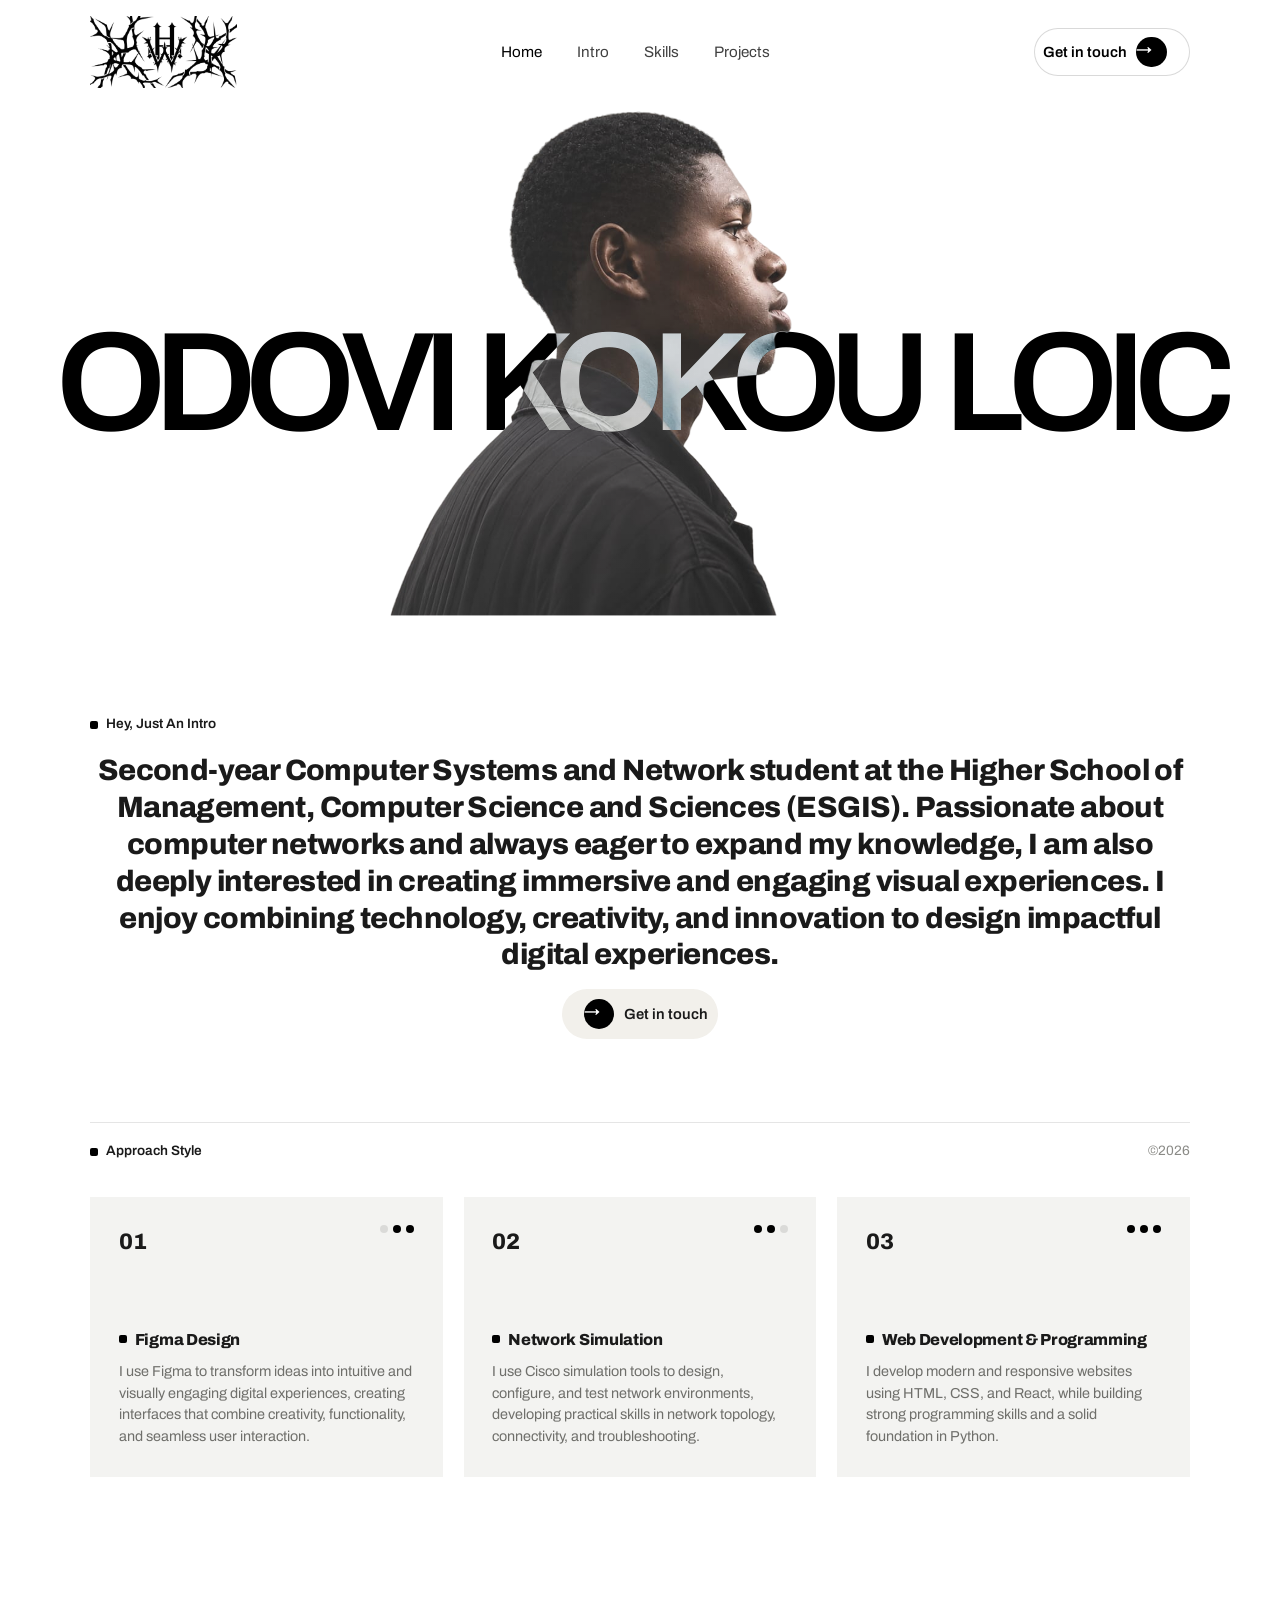
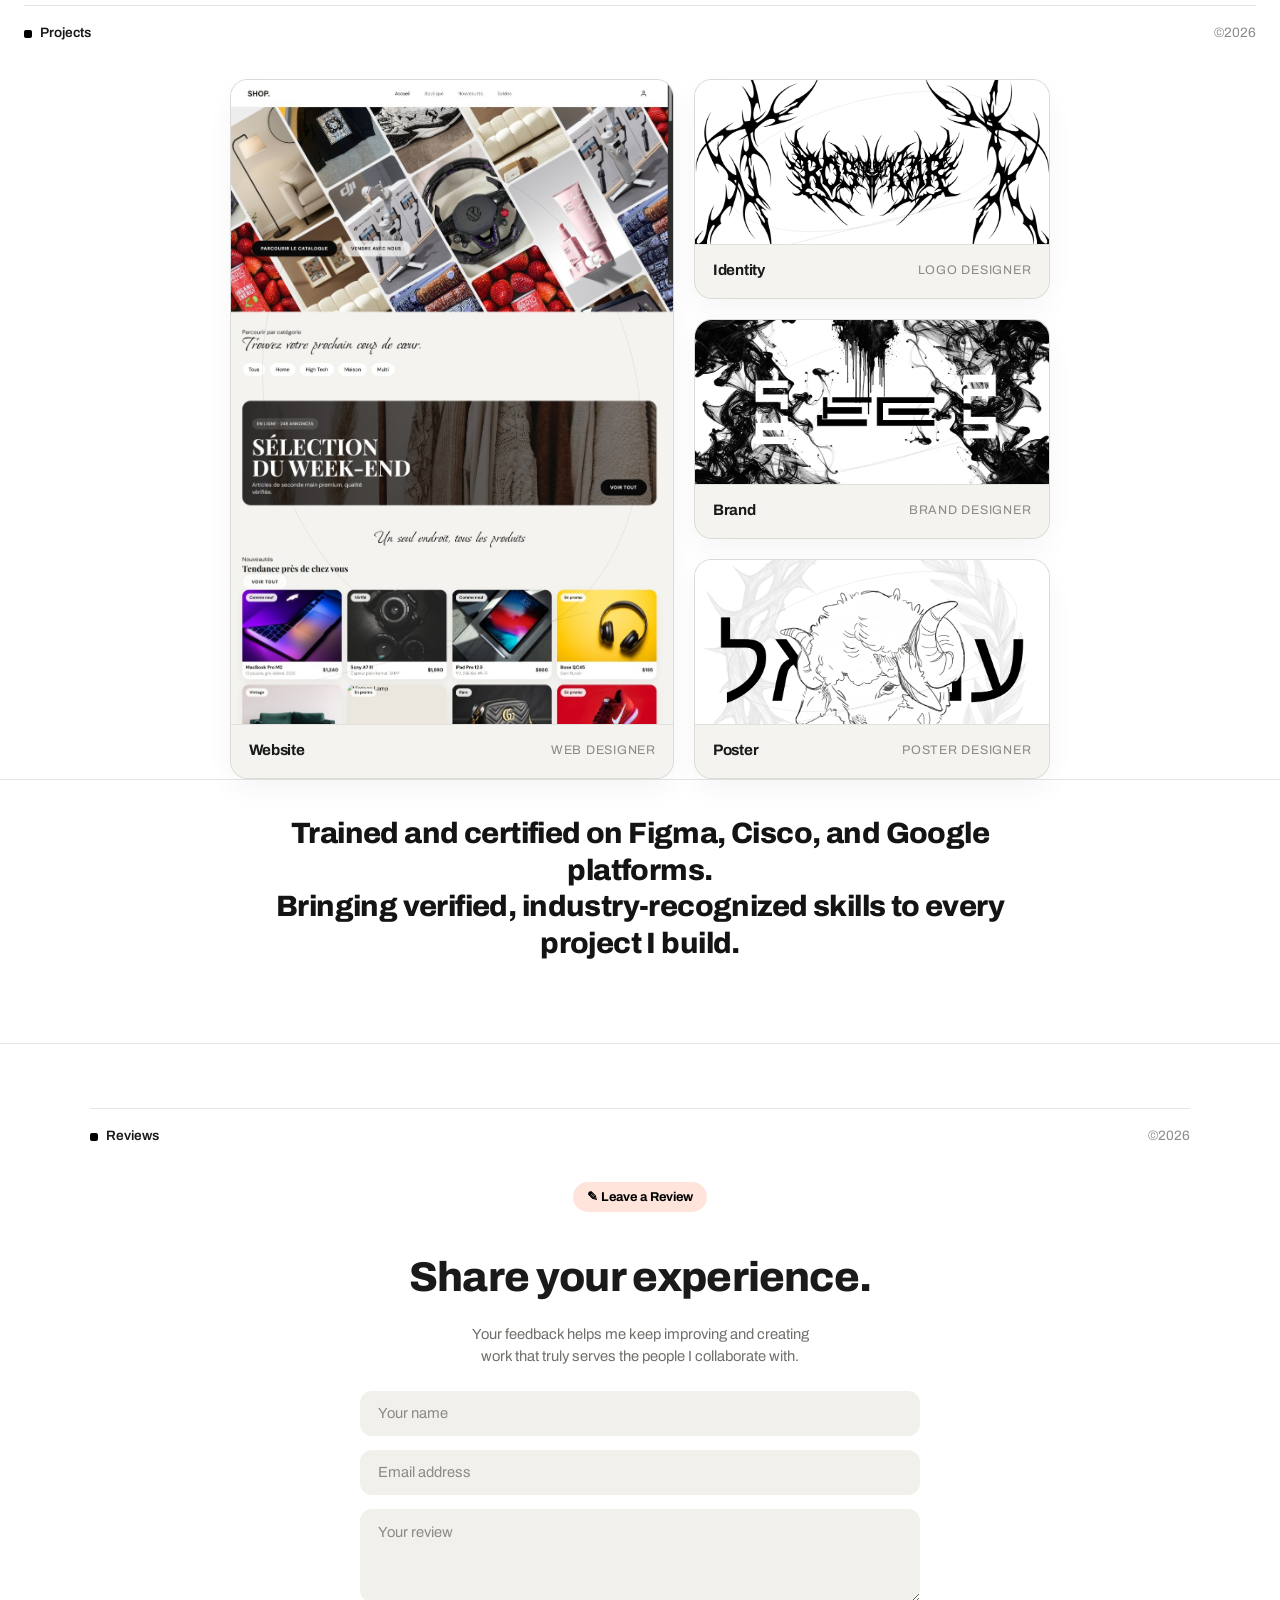
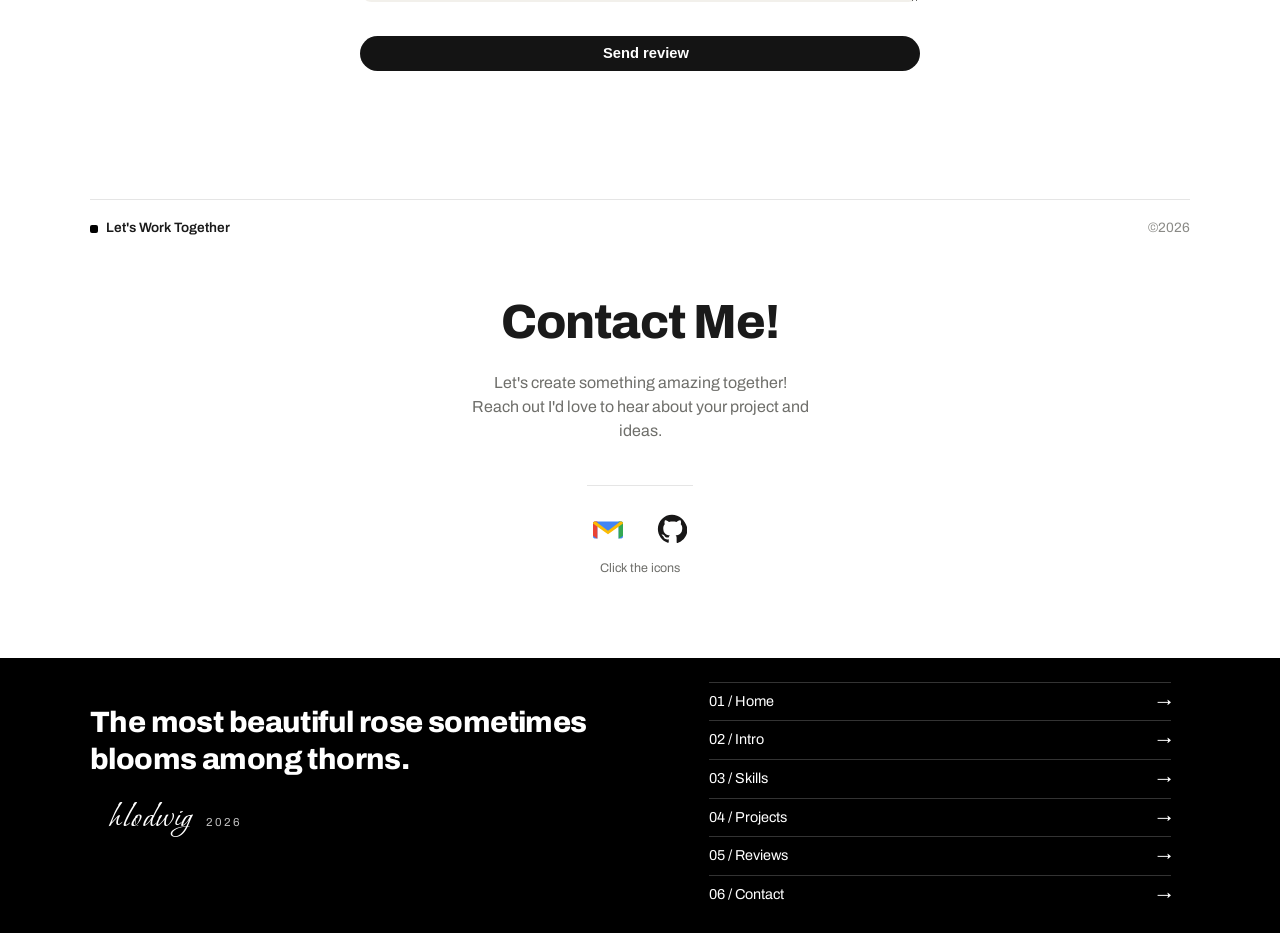
<file: index.html>
<!DOCTYPE html>
<html lang="en">
<head>
<meta charset="UTF-8">
<meta name="viewport" content="width=device-width, initial-scale=1.0">
<title>Mandro — Digital Designer</title>
<link rel="preconnect" href="https://fonts.googleapis.com">
<link rel="preconnect" href="https://fonts.gstatic.com" crossorigin>
<link href="https://fonts.googleapis.com/css2?family=Archivo:wght@400;500;600;700;800;900&family=Bonheur+Royale&display=swap" rel="stylesheet">
<style>
:root{
  --ink:#141414;
  --muted:#8a8a86;
  --muted-2:#6f6f6b;
  --bg:#ffffff;
  --soft:#f2f0eb;
  --card:#f3f3f1;
  --line:#e7e5df;
  --accent:#000000;
  --accent-soft:#ffe4dc;
  --dark:#141414;
  --font-h:'Archivo', sans-serif;
  --font-b:'Archivo', sans-serif;
}

*{ box-sizing:border-box; margin:0; padding:0; }
body{
  font-family:var(--font-b);
  color:var(--ink);
  background:var(--bg);
  line-height:1.5;
  -webkit-font-smoothing:antialiased;
}
img{ max-width:100%; display:block; }
a{ color:inherit; text-decoration:none; }
ul{ list-style:none; }
sup{ font-size:.55em; }

.wrap{
  max-width:1180px;
  margin-inline:auto;
  padding-inline:clamp(1.25rem, 4vw, 2.5rem);
}

h1,h2,h3,h4{ font-family:var(--font-h); font-weight:800; letter-spacing:-.02em; }

/* ---------- Buttons ---------- */
.btn{
  display:inline-flex;
  align-items:center;
  gap:.6rem;
  padding:.55rem .55rem .55rem 1.3rem;
  border-radius:999px;
  font-size:.92rem;
  font-weight:600;
  border:1px solid transparent;
  cursor:pointer;
  white-space:nowrap;
}
.btn-ic{
  display:inline-flex;
    --font-h:'Archivo', sans-serif;
    --font-b:'Archivo', sans-serif;
  width:1.9rem; height:1.9rem;
  border-radius:50%;
  background:var(--accent);
  color:#fff;
  font-size:1rem;
}
.btn-cta{ background:var(--soft); color:var(--ink); }
.btn-cta:hover{ background:var(--line); }
.btn-outline-light{
  border-color:rgba(0,0,0,.15);
  color:#000;
  background:#fff;
  padding:.5rem 1.4rem .5rem .5rem;
  flex-direction:row-reverse;
}
.btn-outline-light .btn-ic{ background:#000; color:#fff; }
.btn-dark{ background:var(--dark); color:#fff; padding-left:1.3rem; }
.btn-dark .ic-down{
  display:inline-flex; align-items:center; justify-content:center;
  width:1.6rem; height:1.6rem; border-radius:50%; background:#fff; color:var(--dark);
}
.btn-outline-dark{ border-color:var(--line); color:var(--ink); background:#fff; padding:.6rem 1.2rem; }
.btn-block{ width:100%; justify-content:center; margin-top:1.2rem; }

/* ---------- Header ---------- */
.site-header{
  position:sticky; top:0; z-index:50;
  background:transparent;
}
.header-inner{
  display:flex; align-items:center; justify-content:space-between;
  padding-block:1rem 1.6rem;
}
.logo{
  display:inline-flex; align-items:center; justify-content:center;
  font-family:var(--font-h); font-weight:900; font-size:1.4rem; letter-spacing:-.01em;
  color:#fff;
}
.logo img,
.brand-mark img,
.footer-brand img,
.footer-wordmark-logo{
  display:block;
  max-width:100%;
  height:auto;
}
.logo img{ height:72px; width:auto; }
.main-nav{ display:flex; gap:2.2rem; font-size:.95rem; }
.main-nav a{ color:rgba(0,0,0,.75); }
.main-nav a:first-child{ color:#000; }

/* ---------- Hero ---------- */
.hero{
  position:relative;
  min-height:660px;
  background-color:#fff;
  background-image:linear-gradient(90deg, rgba(255,255,255,.20), rgba(255,255,255,.10)), url('hero-portrait.png');
  background-size:61% auto;
  background-position:center center;
  background-repeat:no-repeat;
  display:flex;
  align-items:center;
  justify-content:center;
  padding:2rem 1.5rem;
  margin-top:-88px;
  padding-top:88px;
}
.hero-name{
  position:relative;
  z-index:1;
  width:100%;
  display:flex;
  align-items:baseline;
  justify-content:center;
  gap:clamp(1rem, 2vw, 3rem);
  font-family:var(--font-b);
  font-size:clamp(5rem, 11vw, 18rem);
  font-weight:600;
  line-height:0.82;
  letter-spacing:-0.085em;
  color:#fff;
  text-transform:uppercase;
  text-shadow:0 0 18px rgba(0,0,0,.16);
  mix-blend-mode:difference;
}
.hero-name span{
  display:inline-block;
  text-align:center;
  white-space:nowrap;
  line-height:0.82;
  mix-blend-mode:difference;
  position:relative;
  opacity:0;
  transform:translateY(160px);
  transition:transform 3.6s cubic-bezier(.12,.7,.18,1), opacity 2.8s ease;
}
.hero-name.is-revealed span{
  opacity:1;
  transform:translateY(0);
}
.hero-free{
  display:none;
}

/* ---------- Section rhythm ---------- */
.section{ padding-block:4rem; }
.soft-bg{ background:#ffffff; }

.reveal-on-scroll{
  opacity:0;
  transform:translateY(28px);
  transition:opacity .75s ease, transform .75s cubic-bezier(.16,1,.3,1);
  transition-delay:var(--reveal-delay, 0ms);
}
.reveal-on-scroll.is-visible{
  opacity:1;
  transform:none;
}

.section-tag-row{
  display:flex; align-items:center; justify-content:space-between;
  border-top:1px solid var(--line);
  padding-top:1.1rem;
  margin-bottom:2.2rem;
  font-size:.85rem;
  color:var(--muted-2);
}
.tag{ display:flex; align-items:center; gap:.5rem; font-weight:600; color:var(--ink); }
.dot{ width:8px; height:8px; border-radius:2px; background:var(--accent); flex-shrink:0; display:inline-block; align-self:flex-start; margin-top:7px; }
.tag-mid, .tag-right{ color:var(--muted); }
.toggle-mid{ display:flex; align-items:center; gap:.6rem; }
.toggle{ width:34px; height:18px; border-radius:999px; background:var(--accent); display:inline-flex; align-items:center; padding:2px; }
.toggle-knob{ width:14px; height:14px; border-radius:50%; background:#fff; margin-left:auto; }

/* ---------- Intro ---------- */
.intro.section{ padding-block:1.8rem 1rem; }
.eyebrow-row{ display:flex; align-items:center; gap:.5rem; margin-bottom:1.1rem; font-size:.85rem; font-weight:600; }
.intro-grid{ display:grid; grid-template-columns:.9fr 1.6fr; gap:1rem; }
.intro-heading{ font-size:clamp(1.35rem, 2.3vw, 2.1rem); line-height:1.25; margin-bottom:1rem; }
.intro .btn-cta{ display:inline-flex; margin:0 auto .2rem; }
.intro > .wrap > .intro-grid > div{ text-align:center; }
.intro-cols{ display:grid; grid-template-columns:1fr 1fr; gap:2rem; margin-top:2.5rem; padding-top:1.8rem; border-top:1px solid var(--line); }
.intro-cols h3{ font-size:1rem; font-weight:700; margin-bottom:.6rem; }
.intro-cols p{ color:var(--muted-2); font-size:.92rem; }

.intro-shots{ display:grid; grid-template-columns:repeat(3,1fr); gap:1.2rem; margin-top:3.5rem; }
.shot{
  aspect-ratio:1/1; border-radius:16px;
  display:flex; align-items:flex-end; padding:1rem;
  color:rgba(255,255,255,.85); font-size:.8rem; font-weight:600;
}
.ph-perfume{ background:linear-gradient(135deg,#1c1c1c,#3a3a3a); }
.ph-shoe{ background:linear-gradient(135deg,#7a8f6a,#4c5b40); }
.ph-bag{ background:linear-gradient(135deg,#e79a52,#c96a2f); }

/* ---------- Logos strip ---------- */
.logos-strip{
  padding-block: 2.2rem;
  border-top: 1px solid var(--line);
  border-bottom: 1px solid var(--line);
}

.logos-caption{
  max-width: 820px;
  margin: 0 auto 1.2rem;
  text-align: center;
  font-family:var(--font-b);
  font-size: clamp(1.35rem, 2.3vw, 2.1rem);
  font-weight: 800;
  line-height: 1.25;
  letter-spacing: -0.02em;
  color: #141414;
}

.logos-marquee{
  overflow: hidden;
  width: 100%;
  -webkit-mask-image: linear-gradient(90deg, transparent, #000 8%, #000 92%, transparent);
  mask-image: linear-gradient(90deg, transparent, #000 8%, #000 92%, transparent);
}

.logos-track{
  display: flex;
  width: max-content;
  animation: logos-scroll 22s linear infinite;
}

.logos-group{
  display: flex;
  align-items: center;
  flex-shrink: 0;
  justify-content: space-between;
  gap: 9rem;
  padding-inline: 4.5rem;
}

.logo-brand{
  display: flex;
  align-items: center;
  gap: .65rem;
  flex-shrink: 0;
}

.logo-brand span{
  font-family: var(--font-h);
  font-weight: 700;
  color: var(--muted);
  font-size: 1.1rem;
}

.logos-marquee:hover .logos-track{
  animation-play-state: paused;
}

@keyframes logos-scroll{
  from{ transform: translateX(0); }
  to{ transform: translateX(-50%); }
}

@media (prefers-reduced-motion: reduce){
  .logos-track{ animation: none; }
  .reveal-on-scroll,
  .reveal-on-scroll.is-visible{
    opacity:1;
    transform:none;
    transition:none;
  }
}

/* ---------- Approach ---------- */
.approach-grid{ display:grid; grid-template-columns:repeat(3,1fr); gap:1.3rem; }
.approach-card{ background:var(--card); border-radius:var(--radius); padding:1.8rem; min-height:280px; display:flex; flex-direction:column; }
.card-top{ display:flex; justify-content:space-between; align-items:flex-start; margin-bottom:auto; }
.num{ font-family:var(--font-h); font-size:1.4rem; font-weight:800; }
.dots{ display:flex; gap:5px; }
.dots i{ width:8px; height:8px; border-radius:50%; background:var(--line); }
.dots i.lit{ background:var(--accent); }
.approach-card h4{ display:flex; align-items:center; gap:.5rem; font-size:1rem; margin-top:1.1rem; margin-bottom:.6rem; }
.approach-card p{ color:var(--muted-2); font-size:.9rem; }
.pill-tag{ font-style:normal; font-size:.68rem; font-weight:700; background:#fff; border-radius:999px; padding:.2rem .55rem; }
.pill-tag-out{ background:var(--soft); font-size:.75rem; font-weight:600; }

.approach-foot{ display:flex; justify-content:space-between; align-items:center; margin-top:2.5rem; flex-wrap:wrap; gap:1.5rem; }
.progress-list{ min-width:280px; flex:1; max-width:380px; }
.progress-row{ display:flex; justify-content:space-between; padding-block:.8rem; border-top:1px solid var(--line); font-size:.9rem; }

/* ---------- Portrait banners ---------- */
.portrait-banner{
  height:70vh; min-height:420px;
  background-size:cover; background-position:center;
}
.ph-portrait-1{ background:linear-gradient(180deg,#c9cdd2,#8890a0 60%,#3a4150); }
.ph-portrait-2{ background:linear-gradient(120deg,#0d2a45,#7fd0c9 55%,#f0c48a); }
.ph-portrait-3{ background:linear-gradient(120deg,#0e2c14,#3f6a35 50%,#8fae6a); }
.ph-portrait-4{ background:linear-gradient(140deg,#050505,#241017 55%,#3a1420); }

/* ---------- Center head (shared) ---------- */
.center-head{ text-align:center; max-width:680px; margin-inline:auto; margin-bottom:3.5rem; }
.badge{
  display:inline-block; background:var(--accent-soft); color:var(--accent);
  font-size:.8rem; font-weight:700; padding:.35rem .9rem; border-radius:999px; margin-bottom:1.2rem;
}
.center-head h2{ font-size:clamp(2rem,4.5vw,3.2rem); margin-bottom:1rem; }
.lead-sm{ color:var(--muted-2); font-size:.98rem; margin-bottom:1.6rem; }
.center-head .btn{ margin-bottom:1.6rem; }
.micro-label{ font-size:.8rem; color:var(--muted); margin-bottom:.8rem; }

/* ---------- Portfolio grid ---------- */
.portfolio-grid{ display:grid; grid-template-columns:1fr 1fr; gap:1.3rem; }
.pf-thumb{
  aspect-ratio:16/10; border-radius:16px 16px 0 0;
  background:linear-gradient(120deg,#9fb6c9,#4a6b86 45%,#1c2733);
  display:flex; align-items:flex-end; padding:1rem; color:rgba(255,255,255,.7); font-size:.75rem;
}
.pf-card{ background:var(--card); border-radius:16px; overflow:hidden; }
.pf-meta{ display:flex; align-items:center; gap:.8rem; padding:1rem 1.2rem; flex-wrap:wrap; }
.pf-meta div{ display:flex; flex-direction:column; margin-right:auto; }
.muted-sm{ color:var(--muted); font-size:.8rem; }
.dots-line{ display:flex; gap:4px; }
.dots-line i{ width:6px; height:6px; border-radius:50%; background:var(--line); }
.dots-line i.lit{ background:var(--accent); }

/* ---------- Projects / bento gallery ---------- */
.project-showcase{ padding-top: 2rem; }
.project-grid{ display:grid; grid-template-columns:repeat(2, 1fr); gap:1.3rem; max-width:1100px; margin:0 auto; }
.project-card{
  position:relative; display:block; background:#f4f3f0; border:1px solid var(--line);
  border-radius:18px; overflow:hidden; cursor:pointer; transition:transform .25s ease, box-shadow .25s ease, border-color .25s ease;
  box-shadow:0 12px 28px rgba(0,0,0,.04);
}
.project-card:hover{ transform:translateY(-4px); box-shadow:0 18px 36px rgba(0,0,0,.08); border-color:rgba(0,0,0,.12); }
.project-card__art{
  position:relative; min-height:280px; display:grid; place-items:center; background:linear-gradient(135deg,#f4f4f4,#eaeae6);
  overflow:hidden;
}
.project-card__art img{
  width:100%;
  height:100%;
  object-fit:cover;
  object-position:center top;
  display:block;
}
.project-card__art::before,
.project-card__art::after{
  content:""; position:absolute; inset:12% 8%; border-radius:50%;
  border:1px solid rgba(0,0,0,.06); transform:rotate(-14deg);
}
.project-card__art::after{ inset:auto 18% 12% 18%; border-radius:30% 40% 42% 56%; border-color:rgba(0,0,0,.05); }
.project-card__art svg{ position:relative; z-index:1; width:78%; height:78%; transition:transform .5s cubic-bezier(.2,.8,.2,1), opacity .45s ease; }
.project-card__caption{
  display:flex; justify-content:space-between; align-items:center; gap:1rem; padding:1rem 1.1rem 1.2rem;
  font-size:.82rem; letter-spacing:.06em; text-transform:uppercase; color:var(--ink); border-top:1px solid rgba(0,0,0,.08);
}
.project-card__caption strong{ font-family:var(--font-h); font-size:.95rem; letter-spacing:-.02em; text-transform:none; }
.project-card__caption span{ color:var(--muted); }
.project-card.is-open{ animation:project-open .7s cubic-bezier(.16,1,.3,1); }
.project-card.is-open .project-card__art svg{ transform:scale(1.08) rotate(-3deg); }
.project-card.is-open .project-card__art::before{ animation:project-glow .7s ease; }
@keyframes project-open{
  0%{ transform:scale(1) rotate(0deg); }
  25%{ transform:scale(.97) rotate(-1deg); }
  60%{ transform:scale(1.025) rotate(1deg); }
  100%{ transform:scale(1) rotate(0deg); }
}
@keyframes project-glow{
  0%{ opacity:.25; transform:scale(.96) rotate(-12deg); }
  50%{ opacity:1; transform:scale(1.05) rotate(-12deg); }
  100%{ opacity:.6; transform:scale(1) rotate(-12deg); }
}
.project-gallery-link{ justify-content:center; width:fit-content; margin:1.5rem auto 0; }
.project-gallery-link .btn-ic{ background:#000; }

@media (max-width: 560px){
  .project-grid{ grid-template-columns:1fr; }
  .project-card__art{ min-height:220px; }
}

/* ---------- Stats ---------- */
.stats-lead{ font-size:clamp(1.3rem,2.6vw,2rem); font-weight:600; text-align:center; max-width:820px; margin:1.5rem auto 3.5rem; line-height:1.35; }
.stats-grid{ display:grid; grid-template-columns:repeat(3,1fr); gap:1.5rem; text-align:left; }
.stat-num{ font-family:var(--font-h); font-size:clamp(2.6rem,6vw,4.5rem); font-weight:800; }
.stat h4{ font-size:1rem; margin-top:.8rem; }
.stat p{ color:var(--muted); font-size:.85rem; margin-top:.2rem; }

/* ---------- Services ---------- */
.services-grid{ display:grid; grid-template-columns:.85fr 1.15fr; gap:2.5rem; align-items:start; }
.services-left h2{ font-size:clamp(2rem,4vw,3rem); margin-bottom:1rem; }
.services-left p{ color:var(--muted-2); margin-bottom:1.3rem; max-width:34ch; }
.check-list{ margin-bottom:1.6rem; padding-top:1rem; border-top:1px solid var(--line); }
.check-list li{ display:flex; align-items:center; gap:.6rem; padding-block:.5rem; font-size:.92rem; font-weight:600; }
.plus{ color:var(--accent); }
.service-row{ display:flex; align-items:center; gap:1rem; background:#fff; border-radius:16px; padding:.8rem; margin-bottom:.9rem; }
.service-thumb{ width:56px; height:56px; border-radius:12px; flex-shrink:0; background-size:cover; }
.ph-video{ background:linear-gradient(135deg,#c0392b,#e6b8b0); }
.ph-product{ background:linear-gradient(135deg,#d9c2a3,#8a6b46); }
.ph-framer{ background:linear-gradient(135deg,#e8e8e8,#a8a8a8); }
.ph-3d{ background:linear-gradient(135deg,#cfd6da,#7c8890); }
.service-info{ display:flex; flex-direction:column; margin-right:auto; }

/* ---------- Benefits ---------- */
.benefits-grid{ display:grid; grid-template-columns:repeat(3,1fr); gap:1.3rem; }
.benefit-card{ border-radius:var(--radius); padding:1.6rem; position:relative; min-height:340px; display:flex; flex-direction:column; }
.benefit-card.light{ background:var(--card); }
.benefit-card.accent-edge{ background:var(--card); border-left:4px solid var(--accent); }
.benefit-card.dark{ background:var(--dark); color:#fff; }
.corner-mark{ position:absolute; top:1rem; left:1rem; color:var(--accent); }
.benefit-card h4{ font-size:1.05rem; margin-bottom:.4rem; margin-top:1.4rem; max-width:20ch; }
.eyebrow-xs{ font-size:.7rem; letter-spacing:.06em; color:var(--muted); font-weight:700; }
.benefit-art{ margin-top:auto; height:120px; border-radius:12px; }
.ph-car-dark{ background:linear-gradient(135deg,#111,#333); }
.ph-man{ background:linear-gradient(135deg,#2a2a2a,#555); align-self:center; width:70%; }
.brand-mark{ display:flex; align-items:center; justify-content:center; font-family:var(--font-h); font-weight:900; margin-top:1rem; }
.brand-mark img{ height:86px; width:auto; }
.accent-star{ color:var(--accent); }
.big-num{ font-family:var(--font-h); font-size:2.6rem; font-weight:800; margin-top:1.4rem; }
.benefit-card.dark p{ color:rgba(255,255,255,.7); font-size:.88rem; margin-top:.6rem; }
.chat-mock{ margin-top:1rem; display:flex; flex-direction:column; gap:.5rem; }
.chat-row{ font-size:.78rem; padding:.5rem .7rem; border-radius:10px; max-width:85%; }
.chat-row.me{ background:#2563eb; align-self:flex-end; }
.chat-row.them{ background:#2a2a2a; }

/* ---------- Testimonials ---------- */
.testimonial-grid{ display:grid; grid-template-columns:repeat(3,1fr); gap:1.2rem; }
.t-card{ background:var(--card); border-radius:16px; padding:1.5rem; }
.t-top{ display:flex; justify-content:space-between; align-items:flex-start; margin-bottom:.8rem; }
.avatar{ width:38px; height:38px; border-radius:50%; background:linear-gradient(135deg,#d1a98a,#8a5a3a); }
.close-x{ color:var(--muted); }
.stars{ color:var(--accent); letter-spacing:2px; margin-bottom:.7rem; }
.t-card p{ font-size:.88rem; color:var(--ink); margin-bottom:1.2rem; padding-bottom:1.2rem; border-bottom:1px solid var(--line); }
.t-card strong{ display:block; font-size:.9rem; }

/* ---------- Photography ---------- */
.component-hint{
  max-width:360px; margin-inline:auto; text-align:center;
  background:#eee9ff; color:#6d4fe0; border-radius:14px; padding:2.2rem 1.5rem;
  font-size:.85rem; font-weight:600;
}
.component-hint span{ display:block; font-weight:400; color:#8a7fc7; margin-top:.3rem; }

/* ---------- Expertise ---------- */
.expertise-grid{ display:grid; grid-template-columns:1fr; gap:2.5rem; align-items:center; justify-items:center; }
.expertise-photo{ aspect-ratio:4/5; border-radius:var(--radius); background:linear-gradient(150deg,#caa27a,#3a2a20 60%,#151010); }
.expertise-copy{ width:min(100%, 760px); text-align:center; }
.expertise-copy h2{ font-size:clamp(1.8rem,3.6vw,2.6rem); margin:.9rem 0; }
.expertise-copy h4{ font-size:.9rem; font-weight:700; margin-bottom:.6rem; }
.expertise-copy p{ color:var(--muted-2); font-size:.92rem; max-width:44ch; margin-inline:auto; }
.expertise-foot{ display:flex; align-items:center; gap:1.5rem; margin-top:1.6rem; flex-wrap:wrap; }
.rating{ display:flex; flex-direction:column; }

/* ---------- Pricing ---------- */
.pricing-grid{ display:grid; grid-template-columns:repeat(3,1fr); gap:1.3rem; }
.price-card{ background:var(--card); border-radius:var(--radius); padding:1.8rem; }
.price-card-dark{ background:var(--dark); color:#fff; }
.price{ font-family:var(--font-h); font-size:1.7rem; font-weight:800; }
.price small{ font-size:.9rem; font-weight:400; color:var(--muted); }
.price-card h4{ display:flex; align-items:center; gap:.5rem; font-size:1rem; margin:1.2rem 0 .5rem; }
.included{ background:rgba(0,0,0,.03); border-radius:14px; padding:1.1rem 1.2rem; margin-top:1.4rem; }
.price-card-dark .included{ background:rgba(255,255,255,.06); }
.included-title{ font-size:.85rem; font-weight:700; margin-bottom:.7rem; }
.included li{ font-size:.85rem; padding-block:.35rem; color:var(--muted-2); }
.price-card-dark .included li{ color:rgba(255,255,255,.7); }

/* ---------- FAQ ---------- */
.faq-list{ max-width:900px; }
.faq-item{ border-top:1px solid var(--line); padding-block:1.2rem; }
.faq-item:last-child{ border-bottom:1px solid var(--line); }
.faq-item summary{ display:flex; align-items:center; gap:1.3rem; cursor:pointer; font-weight:600; list-style:none; }
.faq-item summary::-webkit-details-marker{ display:none; }
.faq-num{ color:var(--muted); font-family:var(--font-h); font-weight:700; }
.faq-plus{ margin-left:auto; color:var(--muted); }
.faq-item[open] .faq-plus{ transform:rotate(45deg); }
.faq-item p{ color:var(--muted-2); margin-top:.8rem; padding-left:2.7rem; font-size:.9rem; max-width:56ch; }

/* ---------- Blog ---------- */
.blog-grid{ display:grid; grid-template-columns:repeat(3,1fr); gap:1.3rem; }
.blog-thumb{ aspect-ratio:4/3; border-radius:16px; background:linear-gradient(135deg,#a9b6bd,#3d4650 60%,#161a1e); }
.blog-meta{ display:flex; justify-content:space-between; align-items:center; margin-top:.9rem; }
.blog-meta div{ display:flex; flex-direction:column; }

/* ---------- Contact ---------- */
.contact-grid{ display:grid; grid-template-columns:1fr; gap:3rem; justify-items:center; align-items:center; }
.contact-left{ width:min(100%, 900px); display:flex; flex-direction:column; align-items:center; text-align:center; }
.contact-left h2{ font-size:clamp(2rem,4vw,3rem); margin:.8rem 0; }
.contact-left p{ color:var(--muted-2); max-width:38ch; margin-bottom:1rem; }
.contact-form{ display:flex; flex-direction:column; gap:.9rem; width:min(100%, 560px); margin-inline:auto; }
.contact-form input, .contact-form textarea{
  background:var(--soft); border:none; border-radius:12px; padding:.9rem 1.1rem;
  font-family:var(--font-b); font-size:.92rem; resize:vertical;
}
.contact-form input::placeholder, .contact-form textarea::placeholder{ color:var(--muted); }
.contact-links{
  display:flex;
  align-items:center;
  justify-content:center;
  gap:1.4rem;
  margin-top:1.6rem;
  padding-top:1.4rem;
  border-top:1px solid var(--line);
}
.contact-link{
  display:inline-flex;
}
.contact-link-ic{
  display:inline-flex;
  align-items:center;
  justify-content:center;
  width:2.6rem;
  height:2.6rem;
  transition:transform .2s ease, opacity .2s ease;
}
.contact-link:hover .contact-link-ic{
  transform:translateY(-3px);
  opacity:.8;
}
.contact-links-hint{
  font-size:.78rem;
  color:var(--muted);
  margin-top:.6rem;
  text-align:center;
}

/* ---------- Footer ---------- */
.site-footer{ background:#000000; color:#ffffff; padding-top:1.5rem; }
.footer-banner{
  height:52vh; min-height:340px; margin-bottom:3rem;
  display:flex; align-items:center; justify-content:center;
}
.footer-brand{ display:flex; align-items:center; font-family:var(--font-h); font-weight:900; color:#fff; font-size:1.6rem; letter-spacing:.05em; }
.footer-brand img{ height:84px; width:auto; }
.footer-grid{ display:grid; grid-template-columns:1.3fr 1fr auto; gap:1.2rem; align-items:start; padding-bottom:1.2rem; min-height: 220px; }
.footer-connect{ display:flex; flex-direction:column; justify-content:center; align-items:flex-start; min-height: 170px; }
.muted-lg{ font-family:var(--font-b); font-size: clamp(1.35rem, 2.3vw, 2.1rem); font-weight: 800; line-height: 1.25; letter-spacing: -0.02em; color: #ffffff; text-align: left; margin: 0; max-width: 500px; }
.footer-signature-wrap{ display:flex; align-items:flex-end; gap:.8rem; margin-top:.8rem; margin-left:1.2rem; transform: translateY(8px); }
.footer-signature{ display:block; font-family:"Bonheur Royale", cursive; font-size: clamp(2rem, 3vw, 3rem); line-height:1; letter-spacing:.04em; color:#ffffff; }
.footer-signature-date{ display:block; font-size:.72rem; letter-spacing:.18em; text-transform:uppercase; color:rgba(255,255,255,.75); padding-bottom:.35rem; }
.footer-email{ font-family:var(--font-h); font-size:1.5rem; font-weight:700; text-decoration:underline; display:block; margin-bottom:.8rem; color:#ffffff; }
.footer-connect p.muted-sm{ max-width:34ch; margin-bottom:1.2rem; color:#ffffff; }
.footer-nav{ display:flex; flex-direction:column; }
.footer-nav a{ display:flex; justify-content:space-between; padding-block:.5rem; border-top:1px solid rgba(255,255,255,.2); font-size:.9rem; color:#ffffff; }
.framer-badge{ height:fit-content; }

.footer-wordmark-row{ display:flex; align-items:center; justify-content:space-between; gap:2rem; padding-block:2.5rem; border-top:1px solid rgba(255,255,255,.2); }
.footer-wordmark{ font-family:var(--font-h); font-weight:900; font-size:clamp(3rem,9vw,6.5rem); letter-spacing:-.02em; }
.footer-wordmark-logo{ height:150px; width:auto; }
.footer-thumb{ width:220px; aspect-ratio:16/10; border-radius:16px; background:linear-gradient(180deg,#8fb3d9,#4a5f7a); flex-shrink:0; }

.footer-bottom{ display:flex; justify-content:space-between; padding-block:1.5rem; border-top:1px solid rgba(255,255,255,.2); font-size:.85rem; color:#ffffff; }
.site-footer .muted-lg,
.site-footer .muted-sm,
.site-footer .footer-connect p,
.site-footer .footer-connect a,
.site-footer .footer-bottom,
.site-footer .footer-bottom a,
.site-footer .footer-bottom span,
.site-footer .footer-nav a,
.site-footer .footer-email{ color:#ffffff; }

/* ---------- Responsive ---------- */
@media (max-width:900px){
  .intro-grid{ grid-template-columns:1fr; }
  .intro-cols, .approach-grid, .portfolio-grid, .stats-grid, .services-grid,
  .benefits-grid, .testimonial-grid, .expertise-grid, .pricing-grid, .blog-grid, .contact-grid, .footer-grid{
    grid-template-columns:1fr;
  }
  .main-nav{ display:none; }
  .intro-shots{ grid-template-columns:1fr 1fr; }
  .footer-wordmark-row{ flex-direction:column; align-items:flex-start; }
  .footer-thumb{ width:100%; }
}
@media (max-width:560px){
  .intro-shots{ grid-template-columns:1fr; }
  .section{ padding-block:3.5rem; }
}
@media (max-width:640px){
  .hero{
    min-height:100vh;
    background-size:180% auto;
    background-position:center 24%;
    padding-bottom:6vh;
  }
  .hero-name{
    display:grid;
    grid-template-columns:1fr 1fr;
    align-items:center;
    justify-items:center;
    gap:.2rem;
    font-size:clamp(2.8rem, 16vw, 5.5rem);
    white-space:normal;
    text-align:center;
    transform:translateY(-6vh);
  }
  .hero-name span:first-child{ grid-column:1 / -1; }
  .contact-links{ gap:1.6rem; }
}

</style>
</head>
<body>

<!-- ============ HEADER ============ -->
<header class="site-header">
  <div class="wrap header-inner">
    <a href="#home" class="logo"><img src="logo.png" alt="Mandro logo"></a>
    <nav class="main-nav">
      <a href="#home">Home</a>
      <a href="#intro">Intro</a>
      <a href="#skills">Skills</a>
      <a href="#projects">Projects</a>
    </nav>
    <a href="#contact" class="btn btn-outline-light"><span class="btn-ic">→</span> Get in touch</a>
  </div>
</header>

<!-- ============ HERO ============ -->
<section class="hero" id="home">
  <h1 class="hero-name" id="heroName">
    <span style="--i:0">ODOVI</span>
    <span style="--i:1">KOKOU</span>
    <span style="--i:2">LOIC</span>
  </h1>
</section>

<script>
  const heroName = document.getElementById('heroName');
  if (heroName) {
    const reveal = () => {
      if (!heroName.classList.contains('is-revealed')) {
        heroName.classList.add('is-revealed');
      }
    };

    document.addEventListener('click', reveal, { once: true });
    document.addEventListener('pointerdown', reveal, { once: true });
    window.addEventListener('load', () => setTimeout(reveal, 250), { once: true });
  }
</script>

<!-- ============ INTRO ============ -->
<section class="section intro" id="intro">
  <div class="wrap">
    <div class="eyebrow-row">
      <span class="dot"></span><span class="eyebrow">Hey, Just An Intro</span>
    </div>
    <div class="intro-grid" style="grid-template-columns:1fr;">
      <div>
        <h1 class="intro-heading" style="text-align:center;">Second-year Computer Systems and Network student at the Higher School of Management, Computer Science and Sciences (ESGIS). Passionate about computer networks and always eager to expand my knowledge, I am also deeply interested in creating immersive and engaging visual experiences. I enjoy combining technology, creativity, and innovation to design impactful digital experiences.</h1>
        <a href="#contact" class="btn btn-cta"><span class="btn-ic">→</span> Get in touch</a>
      </div>
    </div>
  </div>
</section>

<!-- ============ APPROACH STYLE ============ -->
<section class="section approach" id="skills">
  <div class="wrap">
    <div class="section-tag-row">
      <span class="tag"><span class="dot"></span> Approach Style</span>
      <span class="tag-right">©2026</span>
    </div>

    <div class="approach-grid">
      <div class="approach-card">
        <div class="card-top"><span class="num">01</span><span class="dots"><i></i><i class="lit"></i><i class="lit"></i></span></div>
        <h4><span class="dot"></span> Figma Design</h4>
        <p>I use Figma to transform ideas into intuitive and visually engaging digital experiences, creating interfaces that combine creativity, functionality, and seamless user interaction.</p>
      </div>
      <div class="approach-card">
        <div class="card-top"><span class="num">02</span><span class="dots"><i class="lit"></i><i class="lit"></i><i></i></span></div>
        <h4><span class="dot"></span> Network Simulation</h4>
        <p>I use Cisco simulation tools to design, configure, and test network environments, developing practical skills in network topology, connectivity, and troubleshooting.</p>
      </div>
      <div class="approach-card">
        <div class="card-top"><span class="num">03</span><span class="dots"><i class="lit"></i><i class="lit"></i><i class="lit"></i></span></div>
        <h4><span class="dot"></span> Web Development &amp; Programming</h4>
        <p>I develop modern and responsive websites using HTML, CSS, and React, while building strong programming skills and a solid foundation in Python.</p>
      </div>
    </div>

  </div>
</section>


<!-- ============ PROJECT ============ -->
<style>
  :root{
    --line: rgba(0,0,0,.1);
    --ink: #1a1a1a;
    --muted: #8a8a86;
    --font-h: 'Archivo', sans-serif;
  }
  *{ box-sizing:border-box; }
  body{
    font-family: 'Archivo', sans-serif;
    background:#ffffff;
    color:var(--ink);
    padding:0;
  }

  /* ---------- Projects / bento gallery ---------- */
  .project-showcase{ padding:64px 24px 0; }

  .project-grid{
    display:grid;
    grid-template-columns: 1.25fr 1fr;
    grid-template-rows: repeat(3, 1fr);
    gap:20px;
    max-width:820px;
    height:700px;
    margin:0 auto;
  }

  .project-card{
    position:relative; display:flex; flex-direction:column; background:#f4f3f0; border:1px solid var(--line);
    border-radius:18px; overflow:hidden; cursor:pointer;
    transition:transform .25s ease, box-shadow .25s ease, border-color .25s ease;
    box-shadow:0 12px 28px rgba(0,0,0,.04);
  }
  .project-card:hover{ transform:translateY(-4px); box-shadow:0 18px 36px rgba(0,0,0,.08); border-color:rgba(0,0,0,.12); }

  /* the tall "Website" card spans all 3 rows in column 1 */
  .website-designer-card{
    grid-column: 1;
    grid-row: 1 / span 3;
  }

  /* the 3 remaining cards stack in column 2, one row each */
  .logo-designer-card{  grid-column: 2; grid-row: 1; }
  .brand-designer-card{ grid-column: 2; grid-row: 2; }
  .poster-designer-card{ grid-column: 2; grid-row: 3; margin: 0; } /* fixed: was "margin: top -500px" (invalid) */

  .project-card__art{
    position:relative; flex:1; min-height:0; display:grid; place-items:center;
    background:linear-gradient(135deg,#f4f4f4,#eaeae6);
    overflow:hidden;
  }
  .project-card__art img{
    width:100%; height:100%; object-fit:cover; object-position:center top; display:block;
  }

  .project-card__caption{
    display:flex; justify-content:space-between; align-items:center; gap:1rem;
    padding:.85rem 1.1rem 1rem;
    font-size:.78rem; letter-spacing:.06em; text-transform:uppercase; color:var(--ink);
    border-top:1px solid rgba(0,0,0,.08);
    background:#f4f3f0;
  }
  .project-card__caption strong{ font-family:var(--font-h); font-size:.95rem; letter-spacing:-.02em; text-transform:none; }
  .project-card__caption span{ color:var(--muted); }

  .project-card.is-open{ animation:project-open .7s cubic-bezier(.16,1,.3,1); }
  .project-card.is-open .project-card__art img{ animation:project-glow .7s ease; }

  @keyframes project-open{
    0%{ transform:scale(1) rotate(0deg); }
    25%{ transform:scale(.97) rotate(-1deg); }
    60%{ transform:scale(1.025) rotate(1deg); }
    100%{ transform:scale(1) rotate(0deg); }
  }
  @keyframes project-glow{
    0%{ filter:brightness(1); }
    50%{ filter:brightness(1.15); }
    100%{ filter:brightness(1); }
  }

  .project-gallery-link{
    display:flex; justify-content:center; align-items:center; gap:.5rem;
    width:fit-content; margin:1.5rem auto 0;
    font-size:.85rem; text-decoration:none; color:var(--ink);
    border:1px solid var(--line); padding:.6rem 1.4rem; border-radius:999px;
    transition:border-color .25s ease;
  }
  .project-gallery-link:hover{ border-color:var(--ink); }

  @media (max-width: 640px){
    .project-grid{
      grid-template-columns: 1fr;
      grid-template-rows: none;
      height:auto;
    }
    .website-designer-card{ grid-column:1; grid-row:auto; height:260px; }
    .logo-designer-card, .brand-designer-card, .poster-designer-card{
      grid-column:1; grid-row:auto; height:200px;
    }
  }
</style>

<section class="project-showcase" id="projects">
  <div class="section-tag-row">
    <span class="tag"><span class="dot"></span> Projects</span>
    <span class="tag-right">©2026</span>
  </div>

  <div class="project-grid" id="projectGrid">

    <a class="project-card website-designer-card" href="#">
      <div class="project-card__art"><img src="logo designer/web designer/WhatsApp Image 2026-08-31 at 00.44.01.jpeg" alt="Completed website"></div>
      <div class="project-card__caption"><strong>Website</strong><span>Web Designer</span></div>
    </a>

    <a class="project-card logo-designer-card" href="#">
      <div class="project-card__art"><img src="logo designer/Frame 5 (1).jpg" alt="Completed logo"></div>
      <div class="project-card__caption"><strong>Identity</strong><span>Logo Designer</span></div>
    </a>

    <a class="project-card brand-designer-card" href="#">
      <div class="project-card__art"><img src="logo designer/Frame 7.jpg" alt="Completed brand identity"></div>
      <div class="project-card__caption"><strong>Brand</strong><span>Brand Designer</span></div>
    </a>

    <a class="project-card poster-designer-card" href="#">
      <div class="project-card__art"><img src="logo designer/Frame 9.jpg" alt="Completed poster"></div>
      <div class="project-card__caption"><strong>Poster</strong><span>Poster Designer</span></div>
    </a>

  </div>
</section>

<script>
  document.querySelectorAll('.project-card').forEach(card => {
    card.addEventListener('click', (e) => {
      e.preventDefault();
      card.classList.remove('is-open');
      void card.offsetWidth;
      card.classList.add('is-open');
    });
    card.addEventListener('animationend', () => card.classList.remove('is-open'));
  });

  window.addEventListener('DOMContentLoaded', () => {
    const revealTargets = document.querySelectorAll(
      '.section-tag-row, .eyebrow-row, .intro-heading, .intro .btn, .intro-cols > div, '
      + '.intro-shots > *, .approach-card, .approach-foot, .project-showcase .project-gallery-link, '
      + '.logos-caption, .logo-brand, .center-head, .portfolio-grid > *, .stats-lead, .stats-grid > *, '
      + '.services-left, .check-list, .service-row, .benefit-card, .testimonial-grid > *, .component-hint, '
      + '.expertise-copy, .pricing-grid > *, .faq-item, .blog-grid > *, .contact-left, '
      + '.site-footer .footer-grid, .site-footer .footer-wordmark-row, .site-footer .footer-bottom'
    );

    if ('IntersectionObserver' in window && !window.matchMedia('(prefers-reduced-motion: reduce)').matches) {
      const revealObserver = new IntersectionObserver((entries, observer) => {
        entries.forEach(entry => {
          if (entry.isIntersecting) {
            entry.target.classList.add('is-visible');
            observer.unobserve(entry.target);
          }
        });
      }, { threshold: 0.12, rootMargin: '0px 0px -48px' });

      revealTargets.forEach((element, index) => {
        element.classList.add('reveal-on-scroll');
        element.style.setProperty('--reveal-delay', `${Math.min(index % 4, 3) * 90}ms`);
        revealObserver.observe(element);
      });
    } else {
      revealTargets.forEach(element => element.classList.add('is-visible'));
    }
  }, { once: true });
</script>

<!-- ============ CLIENT LOGOS ============ -->
<section class="section logos-strip">
  <div class="logos-caption">Trained and certified on Figma, Cisco, and Google platforms.<br>Bringing verified, industry-recognized skills to every project I build.</div>
  <div class="logos-marquee">
    <div class="logos-track">
      <div class="logos-group">
        <span class="logo-brand">
          <svg viewBox="0 0 24 24" width="26" height="26"><path fill="#0ACF83" d="M8 24c2.2 0 4-1.8 4-4v-4H8c-2.2 0-4 1.8-4 4s1.8 4 4 4Z"/><path fill="#A259FF" d="M4 12c0-2.2 1.8-4 4-4h4v8H8c-2.2 0-4-1.8-4-4Z"/><path fill="#F24E1E" d="M4 4c0-2.2 1.8-4 4-4h4v8H8C5.8 8 4 6.2 4 4Z"/><path fill="#FF7262" d="M12 0h4c2.2 0 4 1.8 4 4s-1.8 4-4 4h-4V0Z"/><path fill="#1ABCFE" d="M20 12c0 2.2-1.8 4-4 4s-4-1.8-4-4 1.8-4 4-4 4 1.8 4 4Z"/></svg>
          <span>Figma</span>
        </span>
        <span class="logo-brand">
          <svg viewBox="0 0 24 24" width="26" height="26"><path fill="#4285F4" d="M23.5 12.3c0-.8-.1-1.6-.2-2.4H12v4.5h6.5c-.3 1.5-1.1 2.8-2.4 3.6v3h3.9c2.3-2.1 3.5-5.2 3.5-8.7Z"/><path fill="#34A853" d="M12 24c3.2 0 6-1.1 7.9-2.9l-3.9-3c-1.1.7-2.4 1.1-4 1.1-3.1 0-5.7-2.1-6.6-4.9H1.4v3.1C3.3 21.3 7.3 24 12 24Z"/><path fill="#FBBC05" d="M5.4 14.3c-.2-.7-.4-1.5-.4-2.3s.1-1.6.4-2.3V6.6H1.4C.5 8.3 0 10.1 0 12s.5 3.7 1.4 5.4l4-3.1Z"/><path fill="#EA4335" d="M12 4.7c1.7 0 3.3.6 4.5 1.8l3.4-3.4C17.9 1.2 15.2 0 12 0 7.3 0 3.3 2.7 1.4 6.6l4 3.1c.9-2.8 3.5-4.9 6.6-5Z"/></svg>
          <span>Google</span>
        </span>
        <span class="logo-brand">
          <svg viewBox="0 0 24 24" width="26" height="26"><g fill="#049FD9"><rect x="1" y="10" width="2" height="4"/><rect x="5" y="7" width="2" height="10"/><rect x="9" y="4" width="2" height="16"/><rect x="13" y="7" width="2" height="10"/><rect x="17" y="10" width="2" height="4"/><rect x="21" y="10" width="2" height="4"/></g></svg>
          <span>Cisco</span>
        </span>
      </div>
      <div class="logos-group" aria-hidden="true">
        <span class="logo-brand">
          <svg viewBox="0 0 24 24" width="26" height="26"><path fill="#0ACF83" d="M8 24c2.2 0 4-1.8 4-4v-4H8c-2.2 0-4 1.8-4 4s1.8 4 4 4Z"/><path fill="#A259FF" d="M4 12c0-2.2 1.8-4 4-4h4v8H8c-2.2 0-4-1.8-4-4Z"/><path fill="#F24E1E" d="M4 4c0-2.2 1.8-4 4-4h4v8H8C5.8 8 4 6.2 4 4Z"/><path fill="#FF7262" d="M12 0h4c2.2 0 4 1.8 4 4s-1.8 4-4 4h-4V0Z"/><path fill="#1ABCFE" d="M20 12c0 2.2-1.8 4-4 4s-4-1.8-4-4 1.8-4 4-4 4 1.8 4 4Z"/></svg>
          <span>Figma</span>
        </span>
        <span class="logo-brand">
          <svg viewBox="0 0 24 24" width="26" height="26"><path fill="#4285F4" d="M23.5 12.3c0-.8-.1-1.6-.2-2.4H12v4.5h6.5c-.3 1.5-1.1 2.8-2.4 3.6v3h3.9c2.3-2.1 3.5-5.2 3.5-8.7Z"/><path fill="#34A853" d="M12 24c3.2 0 6-1.1 7.9-2.9l-3.9-3c-1.1.7-2.4 1.1-4 1.1-3.1 0-5.7-2.1-6.6-4.9H1.4v3.1C3.3 21.3 7.3 24 12 24Z"/><path fill="#FBBC05" d="M5.4 14.3c-.2-.7-.4-1.5-.4-2.3s.1-1.6.4-2.3V6.6H1.4C.5 8.3 0 10.1 0 12s.5 3.7 1.4 5.4l4-3.1Z"/><path fill="#EA4335" d="M12 4.7c1.7 0 3.3.6 4.5 1.8l3.4-3.4C17.9 1.2 15.2 0 12 0 7.3 0 3.3 2.7 1.4 6.6l4 3.1c.9-2.8 3.5-4.9 6.6-5Z"/></svg>
          <span>Google</span>
        </span>
        <span class="logo-brand">
          <svg viewBox="0 0 24 24" width="26" height="26"><g fill="#049FD9"><rect x="1" y="10" width="2" height="4"/><rect x="5" y="7" width="2" height="10"/><rect x="9" y="4" width="2" height="16"/><rect x="13" y="7" width="2" height="10"/><rect x="17" y="10" width="2" height="4"/><rect x="21" y="10" width="2" height="4"/></g></svg>
          <span>Cisco</span>
        </span>
      </div>
    </div>
  </div>
</section>

<!-- ============ REVIEW FORM ============ -->
<section class="section expertise soft-bg" id="reviews">
  <div class="wrap">
    <div class="section-tag-row">
      <span class="tag"><span class="dot"></span> Reviews</span>
      <span class="tag-right">©2026</span>
    </div>

    <div class="expertise-grid">
      <div class="expertise-copy">
        <span class="badge">✎ Leave a Review</span>
        <h2>Share your experience.</h2>
        <p>Your feedback helps me keep improving and creating work that truly serves the people I collaborate with.</p>

        <form class="contact-form" action="https://formsubmit.co/040d7640306f4cedcb2b2e22249191d6" method="post" style="margin-top:1.5rem;">
          <input type="hidden" name="_subject" value="New portfolio review">
          <input type="hidden" name="_captcha" value="false">
          <input type="hidden" name="_template" value="table">
          <input type="text" name="name" placeholder="Your name" required>
          <input type="email" name="email" placeholder="Email address" required>
          <textarea name="review" rows="4" placeholder="Your review" required></textarea>
          <button type="submit" class="btn btn-dark btn-block">Send review</button>
        </form>
      </div>
    </div>
  </div>
</section>

<!-- ============ CONTACT ============ -->
<section class="section contact" id="contact">
  <div class="wrap">
    <div class="section-tag-row">
      <span class="tag"><span class="dot"></span> Let's Work Together</span>
      <span class="tag-right">©2026</span>
    </div>

    <div class="contact-grid">
      <div class="contact-left">
        <h2>Contact Me!</h2>
        <p>Let's create something amazing together! Reach out I'd love to hear about your project and ideas.</p>

        <div class="contact-links">
          <a href="mailto:loicodovi@gmail.com" class="contact-link" aria-label="Email — loicodovi@gmail.com" title="loicodovi@gmail.com">
            <span class="contact-link-ic">
              <svg viewBox="0 0 48 36" width="30" height="30"><path fill="#4285F4" d="M3 6h42a3 3 0 0 1 3 3v21a3 3 0 0 1-3 3h-4V13.5L24 24.5 7 13.5V33H3a3 3 0 0 1-3-3V9a3 3 0 0 1 3-3Z"/><path fill="#EA4335" d="M0 9a3 3 0 0 1 3-3h4v27.5l-7-4.7V9Z"/><path fill="#34A853" d="M48 9a3 3 0 0 0-3-3h-4v27.5l7-4.7V9Z"/><path fill="#FBBC04" d="M0 9c0-1.7 1.4-3 3-3 .6 0 1.2.2 1.7.5L24 20.6 43.3 6.5c.5-.3 1.1-.5 1.7-.5 1.6 0 3 1.3 3 3l-24 17.5L0 9Z"/></svg>
            </span>
          </a>
          <a href="https://github.com/loic419" target="_blank" rel="noopener" class="contact-link" aria-label="GitHub — loic419" title="github.com/loic419">
            <span class="contact-link-ic">
              <svg viewBox="0 0 24 24" width="30" height="30" fill="#181717"><path fill-rule="evenodd" clip-rule="evenodd" d="M12 .5C5.7.5.7 5.6.7 12c0 5.1 3.3 9.4 7.9 11 .6.1.8-.3.8-.6v-2.2c-3.2.7-3.9-1.4-3.9-1.4-.5-1.3-1.3-1.7-1.3-1.7-1.1-.7.1-.7.1-.7 1.2.1 1.8 1.2 1.8 1.2 1 1.8 2.7 1.3 3.4 1 .1-.8.4-1.3.8-1.6-2.6-.3-5.3-1.3-5.3-5.7 0-1.3.5-2.3 1.2-3.1-.1-.3-.5-1.5.1-3.1 0 0 1-.3 3.3 1.2 1-.3 2-.4 3-.4s2 .1 3 .4c2.3-1.5 3.3-1.2 3.3-1.2.6 1.6.2 2.8.1 3.1.8.8 1.2 1.9 1.2 3.1 0 4.4-2.7 5.4-5.3 5.7.4.4.8 1.1.8 2.2v3.3c0 .3.2.7.8.6 4.6-1.6 7.9-5.9 7.9-11C23.3 5.6 18.3.5 12 .5Z"/></svg>
            </span>
          </a>
        </div>
        <p class="contact-links-hint">Click the icons</p>
      </div>
    </div>
  </div>
</section>


<!-- ============ FOOTER ============ -->
<footer class="site-footer">
  <div class="wrap footer-grid">
    <div class="footer-connect">
      <p class="muted-lg">The most beautiful rose sometimes blooms among thorns.</p>
      <div class="footer-signature-wrap">
        <span class="footer-signature">hlodwig</span>
        <span class="footer-signature-date">2026</span>
      </div>
    </div>

    <nav class="footer-nav" aria-label="Footer navigation">
      <a href="#home">01 / Home <span>→</span></a>
      <a href="#intro">02 / Intro <span>→</span></a>
      <a href="#skills">03 / Skills <span>→</span></a>
      <a href="#projects">04 / Projects <span>→</span></a>
      <a href="#reviews">05 / Reviews <span>→</span></a>
      <a href="#contact">06 / Contact <span>→</span></a>
    </nav>
  </div>

</footer>

</body>
</html>
</file>
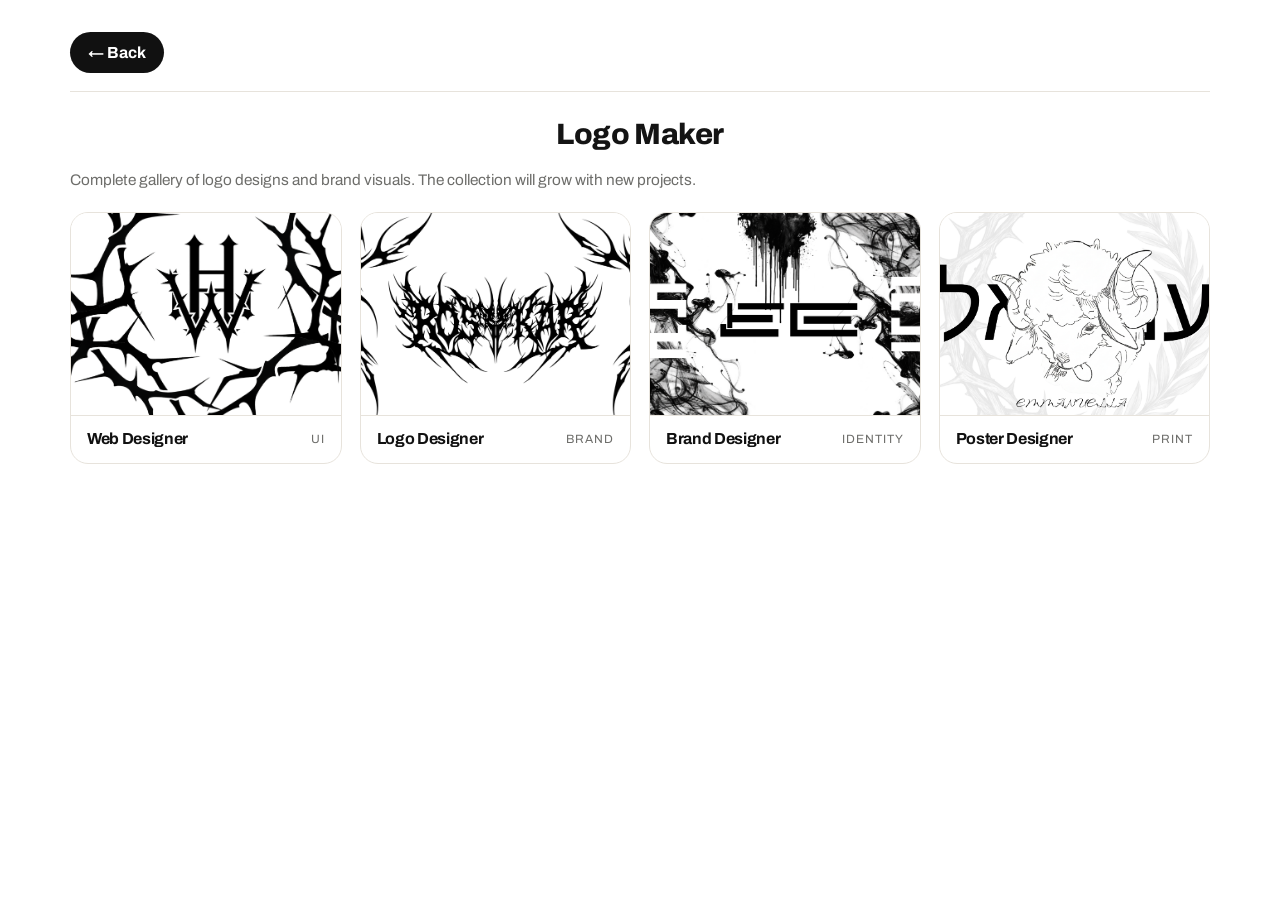
<file: logo-maker-gallery.html>
<!DOCTYPE html>
<html lang="en">
<head>
  <meta charset="UTF-8" />
  <meta name="viewport" content="width=device-width, initial-scale=1.0" />
  <link rel="preconnect" href="https://fonts.googleapis.com">
  <link rel="preconnect" href="https://fonts.gstatic.com" crossorigin>
  <link href="https://fonts.googleapis.com/css2?family=Archivo:wght@400;500;600;700;800;900&display=swap" rel="stylesheet">
  <style>
    :root {
      --bg: #ffffff;
      --card: #ffffff;
      --ink: #111111;
      --muted: #6d6d6a;
      --line: #e7e3dc;
    }
    * { box-sizing: border-box; }
    body {
      margin: 0;
      font-family: "Archivo", sans-serif;
      background: var(--bg);
      color: var(--ink);
    }
    .wrap {
      max-width: 1180px;
      margin: 0 auto;
      padding: 32px 20px 64px;
    }
    .topbar {
      display: flex;
      align-items: center;
      justify-content: space-between;
      gap: 16px;
      padding-bottom: 18px;
      border-bottom: 1px solid var(--line);
      margin-bottom: 24px;
    }

    h1.intro-heading {
      font-family: "Archivo", sans-serif;
      font-size: clamp(1.35rem, 2.3vw, 2.1rem);
      font-weight: 800;
      line-height: 1.25;
      letter-spacing: -0.02em;
      color: #141414;
      text-align: center;
      margin: 0 0 1.2rem;
    }

    .back-link {
      display: inline-flex;
      align-items: center;
      justify-content: center;
      padding: 12px 18px;
      border-radius: 999px;
      background: #111;
      color: #fff;
      text-decoration: none;
      font-weight: 700;
    }
    .intro {
      color: var(--muted);
      font-size: 0.96rem;
      margin-bottom: 24px;
    }
    .gallery {
      display: grid;
      grid-template-columns: repeat(4, minmax(0, 1fr));
      gap: 18px;
    }
    .reveal-on-scroll {
      opacity: 0;
      transform: translateY(24px);
      transition: opacity .7s ease, transform .7s cubic-bezier(.16, 1, .3, 1);
      transition-delay: var(--reveal-delay, 0ms);
    }
    .reveal-on-scroll.is-visible {
      opacity: 1;
      transform: none;
    }
    .project {
      background: var(--card);
      border: 1px solid var(--line);
      border-radius: 18px;
      overflow: hidden;
    }
    .project-art {
      aspect-ratio: 4 / 3;
      background: #f3f0ed;
      overflow: hidden;
    }
    .project-art img {
      width: 100%;
      height: 100%;
      object-fit: cover;
      display: block;
    }
    .project-meta {
      display: flex;
      align-items: center;
      justify-content: space-between;
      gap: 12px;
      padding: 14px 16px 16px;
      border-top: 1px solid var(--line);
      font-size: 0.75rem;
      letter-spacing: 0.08em;
      text-transform: uppercase;
      color: var(--muted);
    }
    .project-meta strong {
      font-size: 1rem;
      letter-spacing: -0.02em;
      text-transform: none;
      color: var(--ink);
    }
    @media (max-width: 980px) {
      .gallery { grid-template-columns: repeat(2, minmax(0, 1fr)); }
    }
    @media (max-width: 520px) {
      .topbar { flex-direction: column; align-items: flex-start; }
      .gallery { grid-template-columns: 1fr; }
    }
    @media (prefers-reduced-motion: reduce) {
      .reveal-on-scroll,
      .reveal-on-scroll.is-visible {
        opacity: 1;
        transform: none;
        transition: none;
      }
    }
  </style>
</head>
<body>
  <div class="wrap">
    <div class="topbar">
      <a class="back-link" href="index.html#project">← Back</a>
    </div>

    <h1 class="intro-heading">Logo Maker</h1>
    <div class="intro">Complete gallery of logo designs and brand visuals. The collection will grow with new projects.</div>

    <div class="gallery">
      <article class="project">
        <div class="project-art"><img src="logo designer/Frame 3 (1).jpg" alt="Web Designer project 1" /></div>
        <div class="project-meta"><strong>Web Designer</strong><span>UI</span></div>
      </article>

      <article class="project">
        <div class="project-art"><img src="logo designer/Frame 5 (1).jpg" alt="Logo Designer project 2" /></div>
        <div class="project-meta"><strong>Logo Designer</strong><span>Brand</span></div>
      </article>

      <article class="project">
        <div class="project-art"><img src="logo designer/Frame 7.jpg" alt="Brand Designer project 3" /></div>
        <div class="project-meta"><strong>Brand Designer</strong><span>Identity</span></div>
      </article>

      <article class="project">
        <div class="project-art"><img src="logo designer/Frame 9.jpg" alt="Poster Designer project 4" /></div>
        <div class="project-meta"><strong>Poster Designer</strong><span>Print</span></div>
      </article>
    </div>
  </div>

  <script>
    const revealTargets = document.querySelectorAll('.topbar, .intro-heading, .intro, .project');

    if ('IntersectionObserver' in window && !window.matchMedia('(prefers-reduced-motion: reduce)').matches) {
      const revealObserver = new IntersectionObserver((entries, observer) => {
        entries.forEach(entry => {
          if (entry.isIntersecting) {
            entry.target.classList.add('is-visible');
            observer.unobserve(entry.target);
          }
        });
      }, { threshold: 0.12, rootMargin: '0px 0px -36px' });

      revealTargets.forEach((element, index) => {
        element.classList.add('reveal-on-scroll');
        element.style.setProperty('--reveal-delay', `${Math.min(index, 3) * 90}ms`);
        revealObserver.observe(element);
      });
    } else {
      revealTargets.forEach(element => element.classList.add('is-visible'));
    }
  </script>
</body>
</html>
</file>
